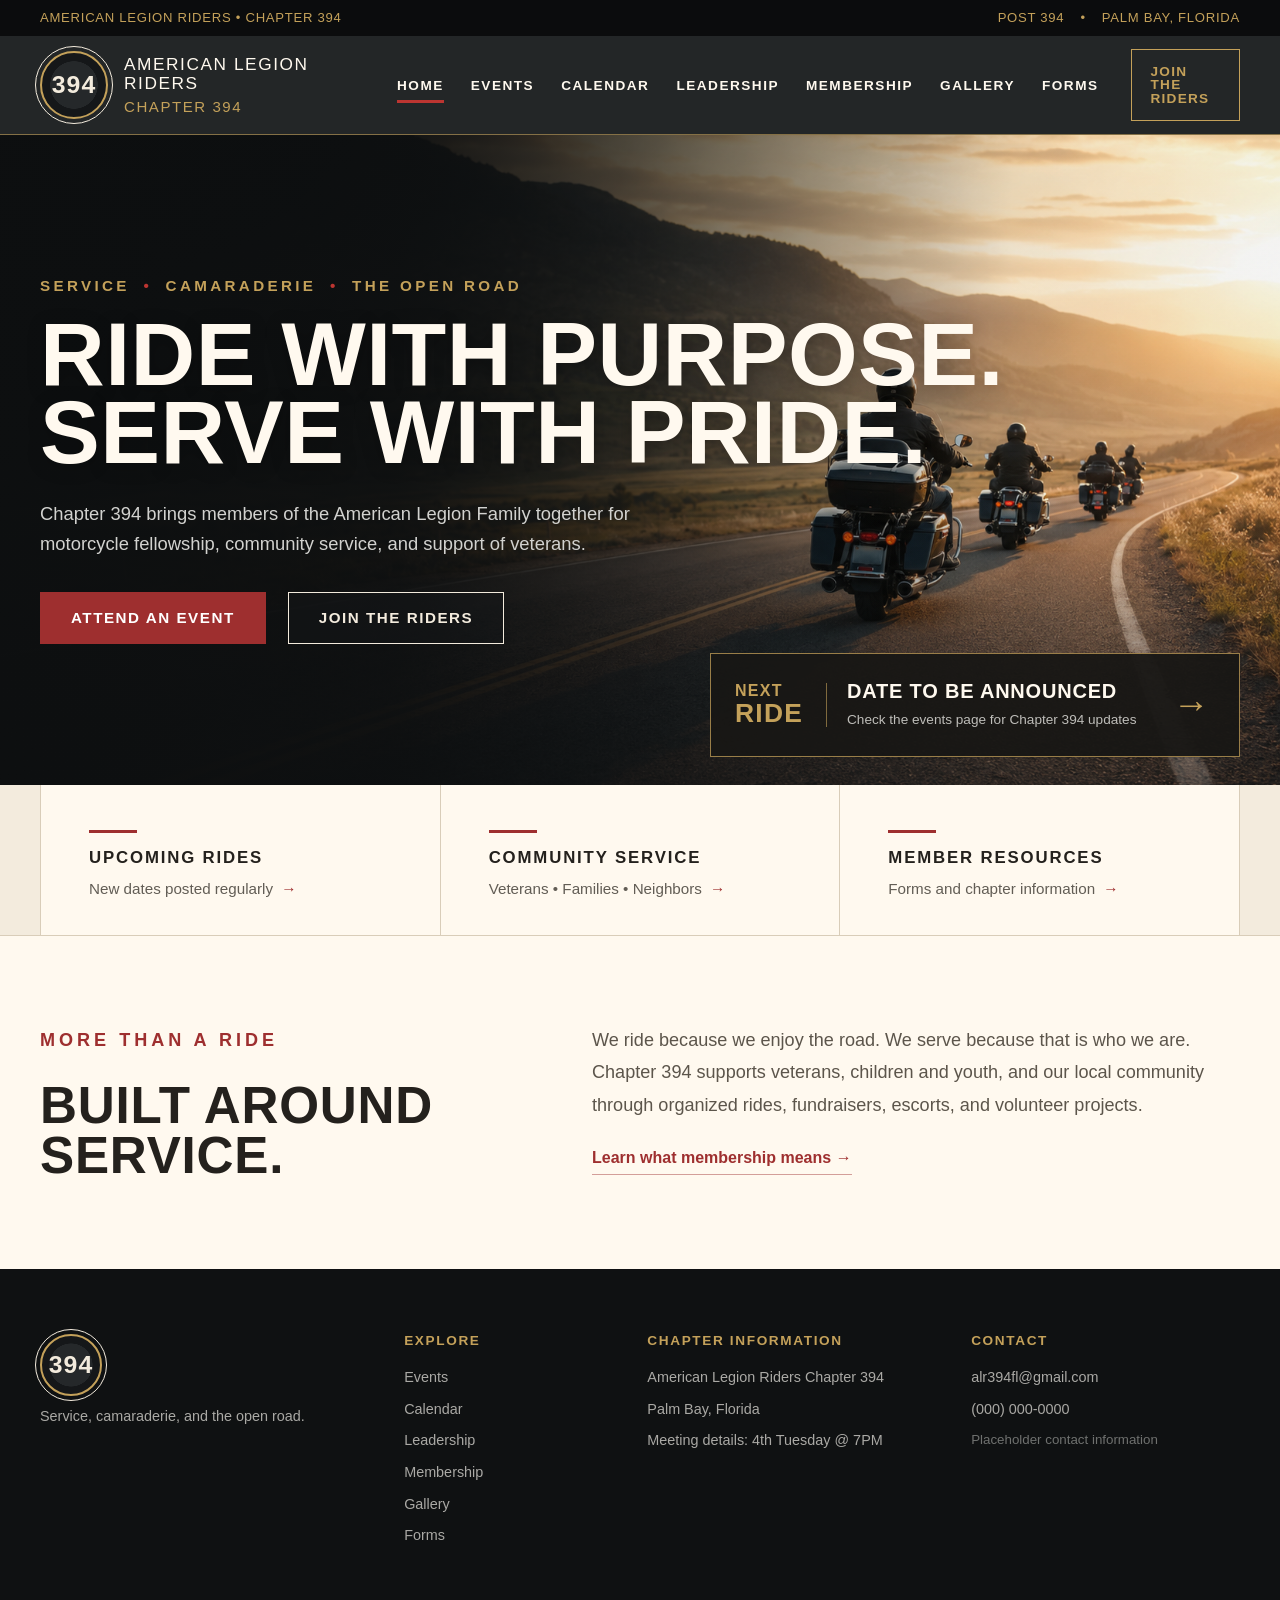
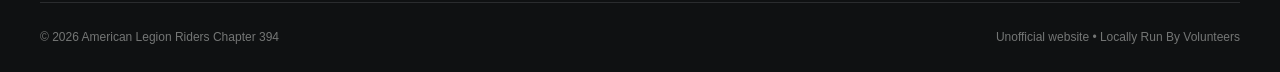
<file: index.html>
<!DOCTYPE html>
<html lang="en">
  <head>
    <meta charset="utf-8" />
    <meta name="viewport" content="width=device-width, initial-scale=1" />
    <!-- Core layouts & global typography resets -->
    <link rel="stylesheet" href="css/global.css" />
    <!-- Injected Header/Navbar & Footer frames -->
    <link rel="stylesheet" href="css/navigation.css" />
    <!-- Homepage unique hero & banner layouts -->
    <link rel="stylesheet" href="css/page-index.css" />
    <script src="script.js"></script> 
    <title>American Legion Riders Chapter 394</title>
    <meta name="description" content="Events, membership, leadership, galleries, and resources for American Legion Riders Chapter 394 in Palm Bay, Florida." />
    <meta name="codex-preview" content="development" />
  </head>
  <body>

    <!-- 1. HEADER COMPONENT ENTRY PLACEHOLDER -->
    <div id="header-placeholder"></div>

    <!-- Main Webpage Content (Stays unique per file) -->
    <main>
      <!-- Hero Section -->
      <section class="hero">
        <div class="hero-image" aria-hidden="true"></div>
        <div class="hero-shade"></div>
        <div class="hero-content wrap">
          <p class="eyebrow">Service <span>•</span> Camaraderie <span>•</span> The open road</p>
          <h1>Ride with purpose.<br/>Serve with pride.</h1>
          <p class="hero-copy">Chapter 394 brings members of the American Legion Family together for motorcycle fellowship, community service, and support of veterans.</p>
          <div class="button-row">
            <a href="events.html" class="button button-red">Attend an event</a>
            <a href="membership.html" class="button button-ghost">Join the Riders</a>
          </div>
        </div>
        <a href="events.html" class="next-event">
          <span class="event-date">NEXT<br/><strong>RIDE</strong></span>
          <span><strong>Date to be announced</strong><small>Check the events page for Chapter 394 updates</small></span>
          <span class="arrow">→</span>
        </a>
      </section>

      <!-- Highlight Grid Section -->
      <section class="highlight-strip" aria-label="Chapter highlights">
        <div class="wrap highlight-grid">
          <a href="events.html" class="highlight">
            <span class="red-rule"></span>
            <strong>Upcoming rides</strong>
            <span>New dates posted regularly <b>→</b></span>
          </a>
          <a href="events.html#service" class="highlight">
            <span class="red-rule"></span>
            <strong>Community service</strong>
            <span>Veterans • Families • Neighbors <b>→</b></span>
          </a>
          <a href="forms.html" class="highlight">
            <span class="red-rule"></span>
            <strong>Member resources</strong>
            <span>Forms and chapter information <b>→</b></span>
          </a>
        </div>
      </section>

      <!-- Brief Split Intro Section -->
      <section class="section split-intro wrap">
        <div>
          <p class="eyebrow dark">More than a ride</p>
          <h2>Built around service.</h2>
        </div>
        <div>
          <p>We ride because we enjoy the road. We serve because that is who we are. Chapter 394 supports veterans, children and youth, and our local community through organized rides, fundraisers, escorts, and volunteer projects.</p>
          <a href="membership.html" class="text-link">Learn what membership means →</a>
        </div>
      </section>
    </main>

    <!-- 2. FOOTER COMPONENT ENTRY PLACEHOLDER -->
    <footer id="footer-placeholder"></footer>

    <!-- 3. INJECTOR DRIVER SCRIPT LINK -->
    <script src="injector.js"></script>
  </body>
</html>
</file>
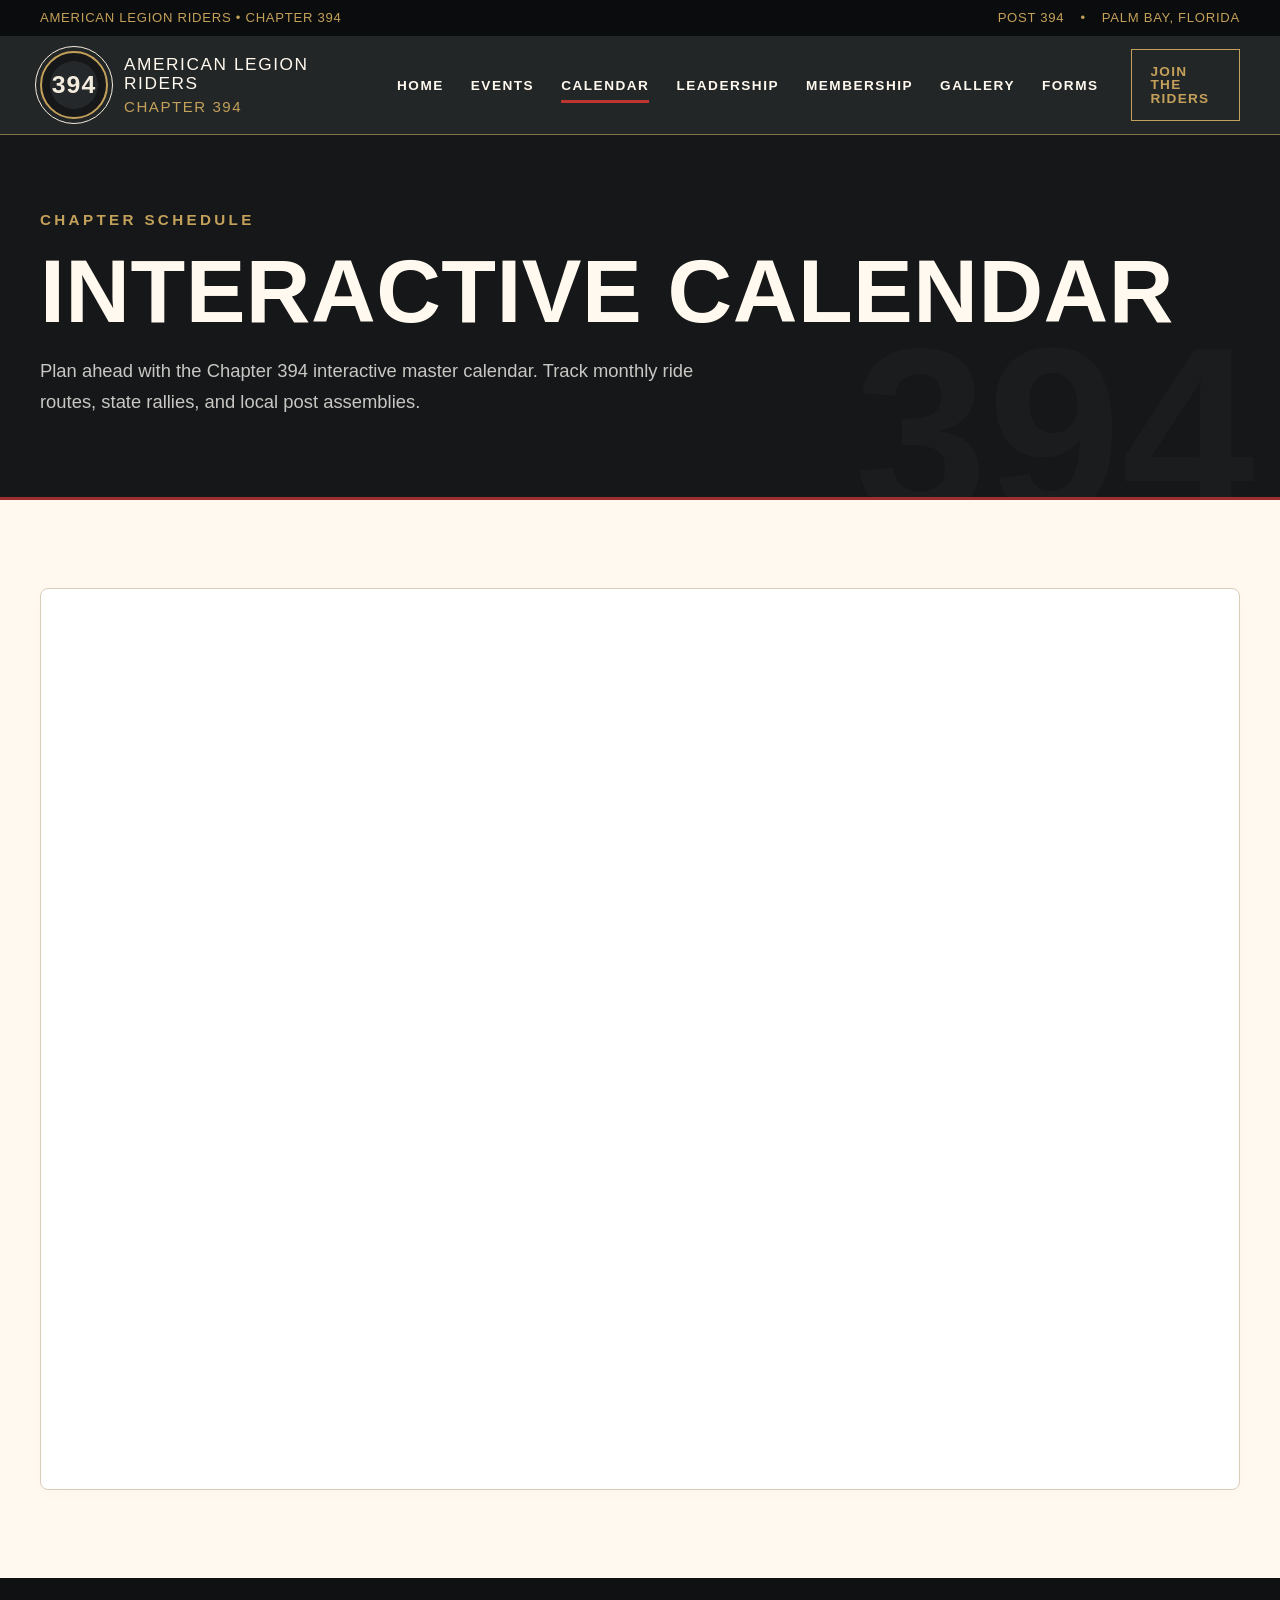
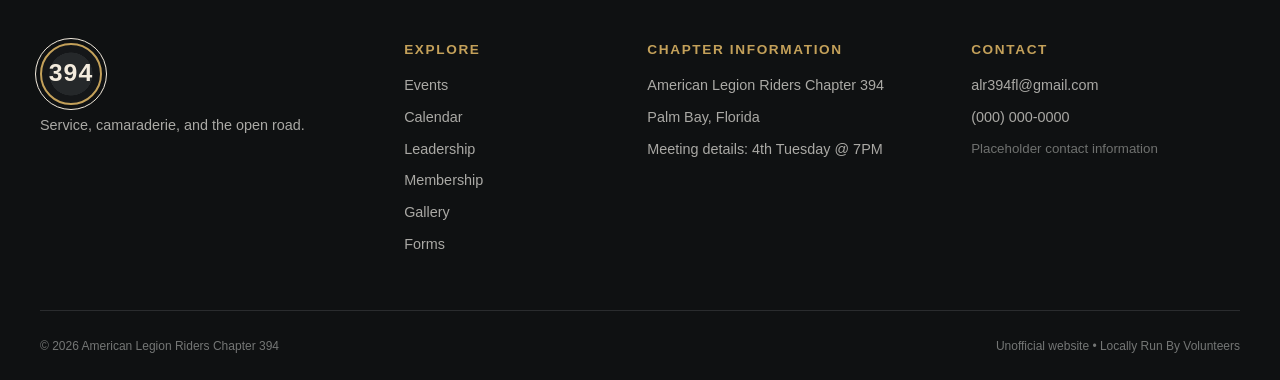
<file: calendar.html>
<!DOCTYPE html>
<html lang="en">
<head>
    <meta charset="utf-8"/>
    <meta name="viewport" content="width=device-width, initial-scale=1"/>
    <title>Calendar - American Legion Riders Chapter 394</title>
    <meta name="description" content="See the scheduled Eventswe plan to be part of"/>
    <link rel="stylesheet" href="css/global.css" />
    <link rel="stylesheet" href="css/navigation.css" />
    <!-- Embedded Google Iframe scaling constraints -->
    <link rel="stylesheet" href="css/page-calendar.css" />
</head>
<body>

  <!-- 1. HEADER COMPONENT ENTRY PLACEHOLDER -->
  <div id="header-placeholder"></div>

<!-- Main Webpage Content (Stays unique per file) --> 
<main> 
    <!-- 🌟 UNIFIED HERO BLOCK: Explicitly injected above your embedded grid frame -->
    <section class="page-hero"> 
        <div class="wrap"> 
            <p class="eyebrow">Chapter schedule</p> 
            <h1>Interactive Calendar</h1> 
            <p>Plan ahead with the Chapter 394 interactive master calendar. Track monthly ride routes, state rallies, and local post assemblies.</p> 
        </div> 
    </section>

    <!-- 🌟 WORKSPACE CONTAINER WRAPPER: Constrains the iframe width bounds nicely -->
    <section class="section wrap">
        <div class="calendar-iframe-container"> 
            <iframe src="https://calendar.google.com/calendar/embed?src=alr394fl%40gmail.com&ctz=America%2FNew_York" 
                    style="border: 0" 
                    width="800" 
                    height="600" 
                    frameborder="0" 
                    scrolling="no">
            </iframe> 
        </div> 
    </section>
</main>

    <!-- 2. FOOTER COMPONENT ENTRY PLACEHOLDER -->
    <footer id="footer-placeholder"></footer>

    <!-- 3. INJECTOR DRIVER SCRIPT LINK -->
    <script src="injector.js"></script>
</body>
</html>
</file>
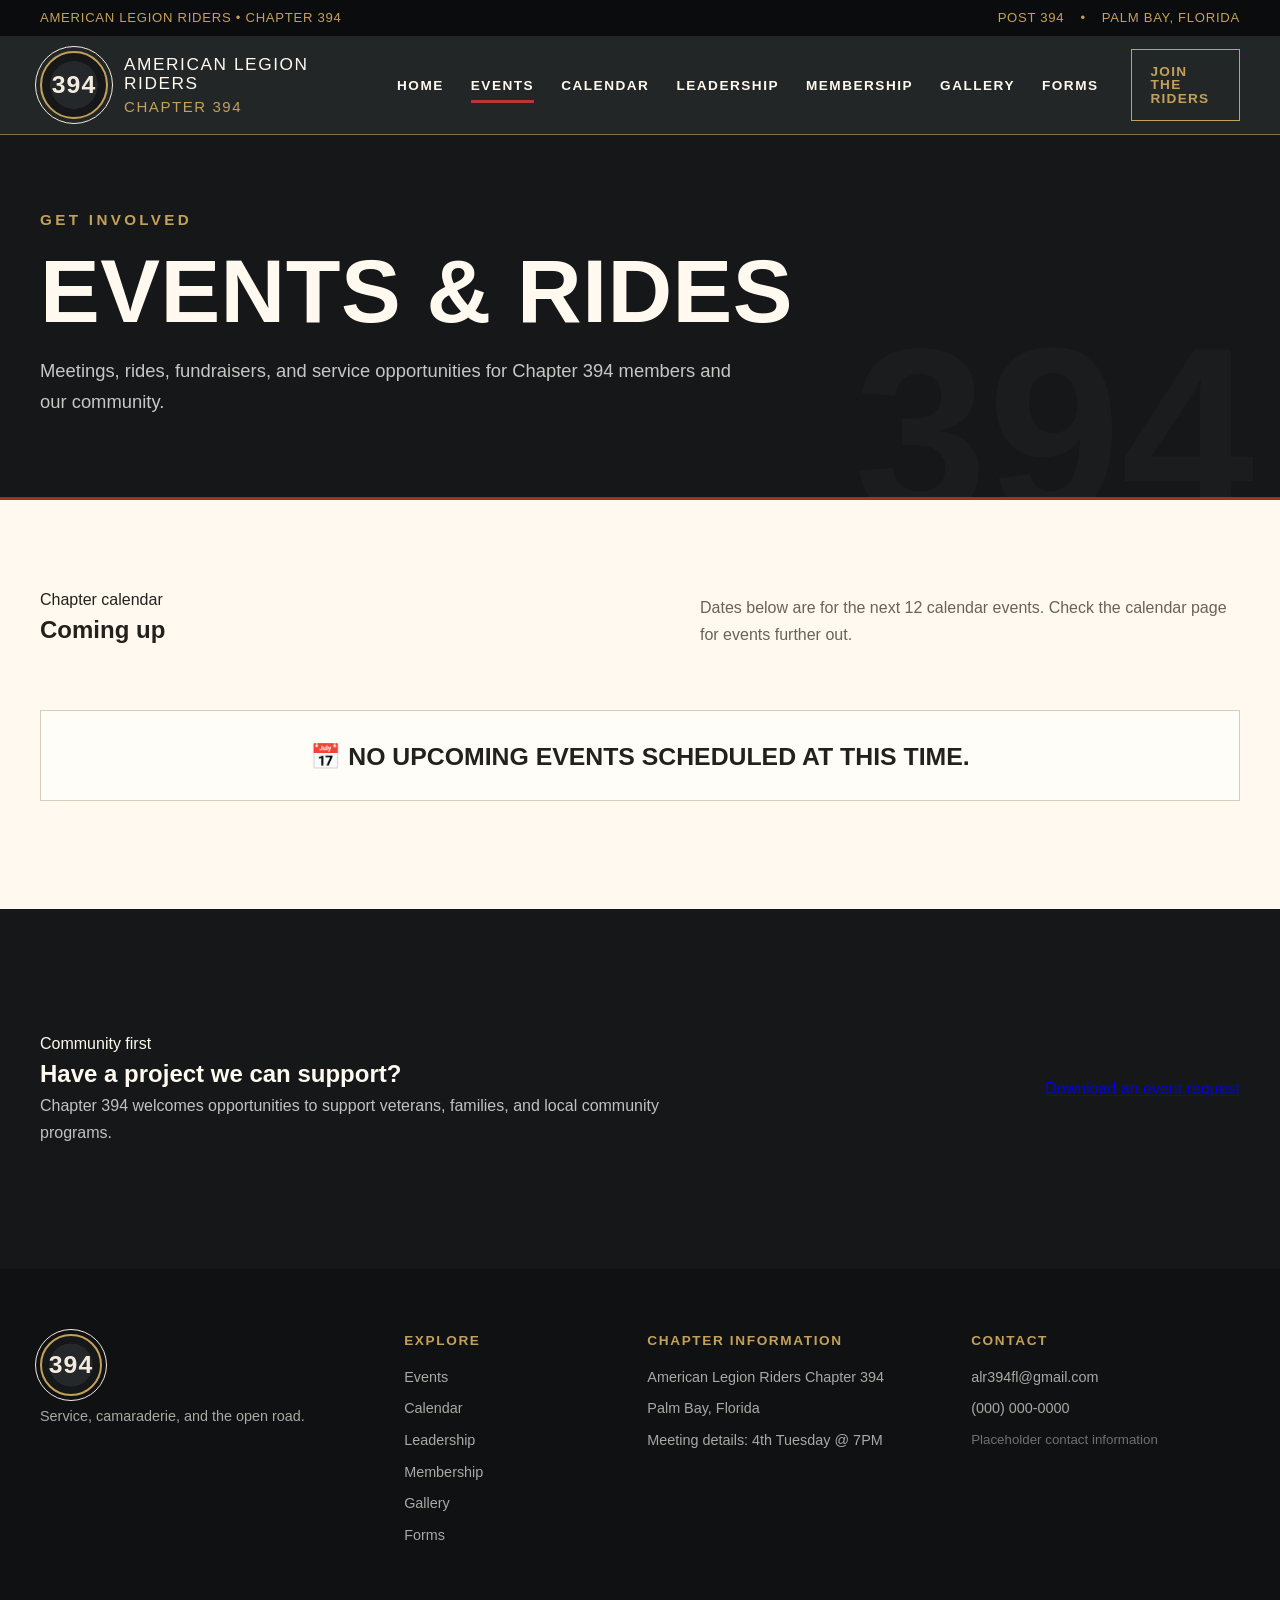
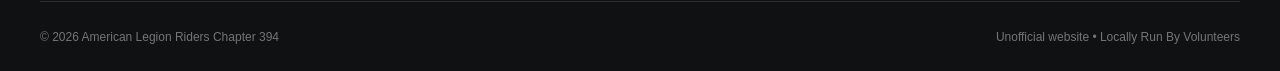
<file: events.html>
<!DOCTYPE html>
<html lang="en">
<head>
  <meta charset="utf-8"/>
  <meta name="viewport" content="width=device-width, initial-scale=1"/>
  <title>American Legion Riders Chapter 394</title>
  <meta name="description" content="Events, membership, leadership, galleries, and resources for American Legion Riders Chapter 394 in Palm Bay, Florida."/>
  <!-- Link your global layout framework and structural color system first -->
<link rel="stylesheet" href="css/global.css"/>

<!-- Link the styles that power your injected Header and Footer navbar targets -->
<link rel="stylesheet" href="css/navigation.css"/>

<!-- Link your cleanly isolated calendar grid and pop-out card rules -->
<link rel="stylesheet" href="css/page-events.css"/>

</head>
<body>

    <!-- 1. HEADER COMPONENT ENTRY PLACEHOLDER -->
    <div id="header-placeholder"></div>

    <!-- Main Webpage Content (Stays unique per file) -->
  <main>
    <section class="page-hero">
      <div class="wrap">
        <p class="eyebrow">Get involved</p>
        <h1>Events &amp; rides</h1>
        <p>Meetings, rides, fundraisers, and service opportunities for Chapter 394 members and our community.</p>
      </div>
    </section>
     <!-- Section: Chapter Calendar Row -->
    <section class="section wrap">
      <div class="section-heading">
        <div>
          <p class="eyebrow dark">Chapter calendar</p>
          <h2>Coming up</h2>
        </div>
        <p>Dates below are for the next 12 calendar events. Check the calendar page for events further out.</p>
      </div>

      <!-- Events List Container -->
<!-- Events Dynamic Block Cards Container -->
<div class="event-grid">
  <!-- Cleared out. Controlled directly by calendar.js data properties -->
</div>


    </section>
    <!-- Section: Community Project Request Callout Banner -->
    <section class="dark-section" id="service">
      <div class="wrap service-callout">
        <div>
          <p class="eyebrow">Community first</p>
          <h2>Have a project we can support?</h2>
          <p>Chapter 394 welcomes opportunities to support veterans, families, and local community programs.</p>
        </div>
        <a href="forms.html" class="button button-red">Download an event request</a>
      </div>
    </section>
  </main>

 
    <!-- 2. FOOTER COMPONENT ENTRY PLACEHOLDER -->
    <footer id="footer-placeholder"></footer>

    <!-- 3. INJECTOR DRIVER SCRIPT LINK -->
    <script src="injector.js"></script>
    <script src="events.js"></script>
    <script src="script.js"></script>
  
<!-- Event Detail Pop-out Modal Overlay -->
<div id="event-modal" class="modal-overlay" aria-hidden="true">
  <div class="modal-card">
    <button id="modal-close" class="modal-close-btn" aria-label="Close details">&times;</button>
    <div id="modal-content">
      <!-- JavaScript will inject detailed event data here dynamically -->
    </div>
  </div>
</div>
</body>
</html>
</file>
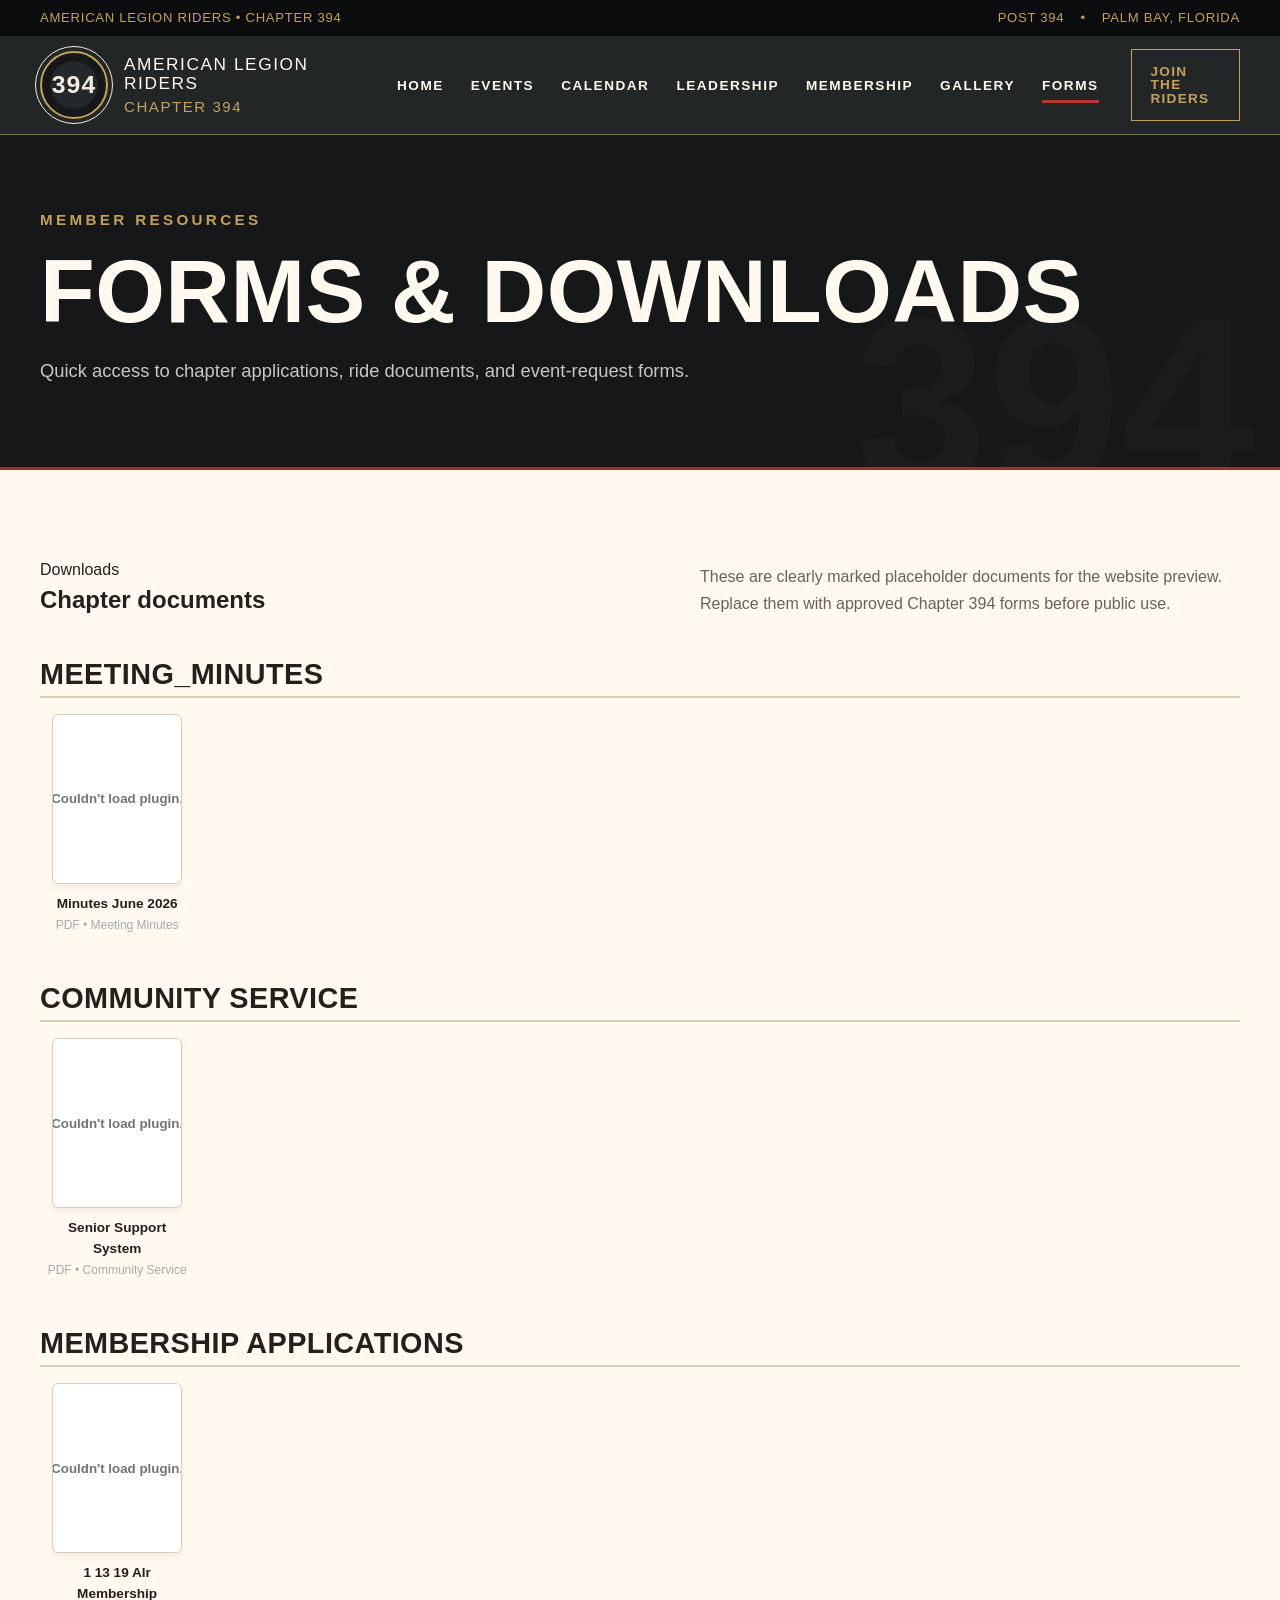
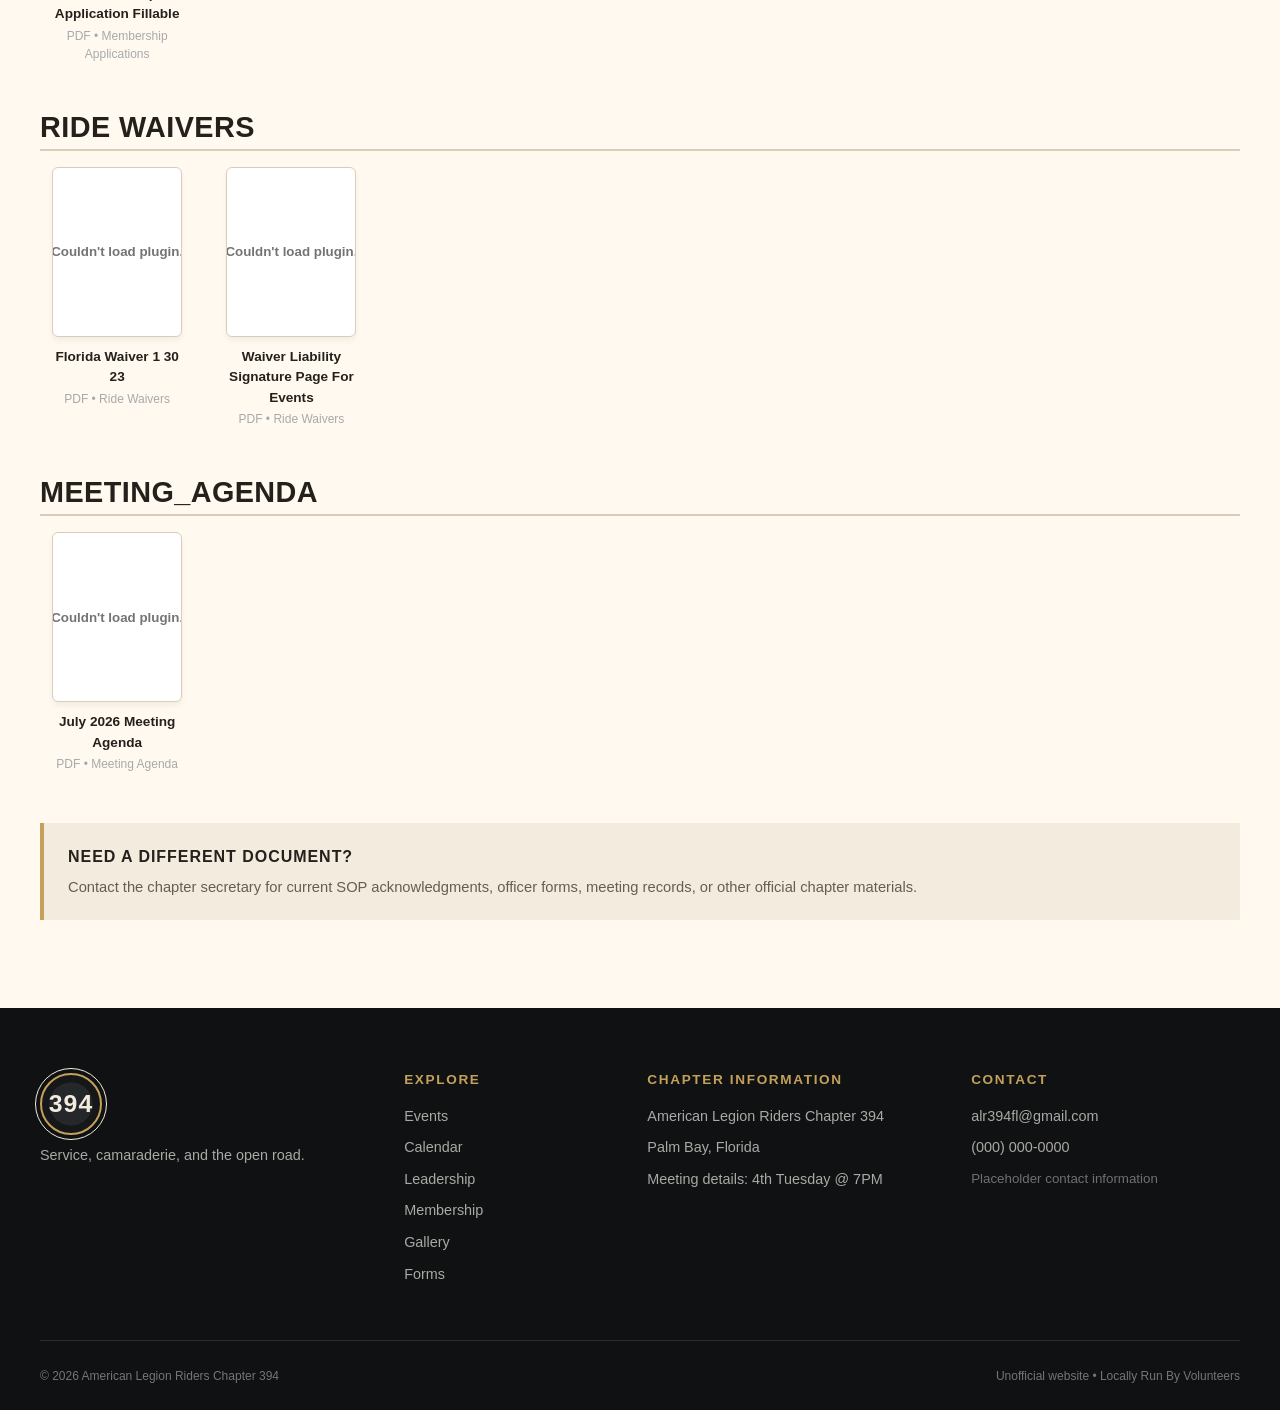
<file: forms.html>
<!DOCTYPE html>
<html lang="en">
<head>
  <meta charset="utf-8"/>
  <meta name="viewport" content="width=device-width, initial-scale=1"/>
  <title>Forms - American Legion Riders Chapter 394</title>
  <meta name="description" content="Quick access to chapter applications, ride documents, and event-request forms for American Legion Riders Chapter 394."/>
  <link rel="stylesheet" href="css/global.css" />
  <link rel="stylesheet" href="css/navigation.css" />
  <!-- Dynamic PDF inline thumbnail grids -->
  <link rel="stylesheet" href="css/page-forms.css" />
</head>
<body>

    <!-- 1. HEADER COMPONENT ENTRY PLACEHOLDER -->
    <div id="header-placeholder"></div>

    <!-- Main Webpage Content (Stays unique per file) -->
  <main>
    <section class="page-hero">
      <div class="wrap">
        <p class="eyebrow">Member resources</p>
        <h1>Forms &amp; downloads</h1>
        <p>Quick access to chapter applications, ride documents, and event-request forms.</p>
      </div>
    </section>

    <!-- Document Feed Grid List Section -->
    <section class="section wrap">
      <div class="forms-intro">
        <div>
          <p class="eyebrow dark">Downloads</p>
          <h2>Chapter documents</h2>
        </div>
        <p>These are clearly marked placeholder documents for the website preview. Replace them with approved Chapter 394 forms before public use.</p>
      </div>

<!-- Changed class to document-page-container so the grid layouts hook in cleanly -->
<div class="document-page-container" id="documents-container">Loading grouped documents archive...</div>

      <!-- Information Callout Box -->
      <div class="notice wide-notice">
        <strong>Need a different document?</strong>
        <p>Contact the chapter secretary for current SOP acknowledgments, officer forms, meeting records, or other official chapter materials.</p>
      </div>
    </section>
  </main>


    <!-- 2. FOOTER COMPONENT ENTRY PLACEHOLDER -->
    <footer id="footer-placeholder"></footer>

    <!-- 3. INJECTOR DRIVER SCRIPT LINK -->
    <script src="injector.js"></script>

  <!-- Script targets attached sequentially at the root footer -->
  <script src="forms.js"></script>
  <script src="script.js"></script>
</body>
</html>
</file>
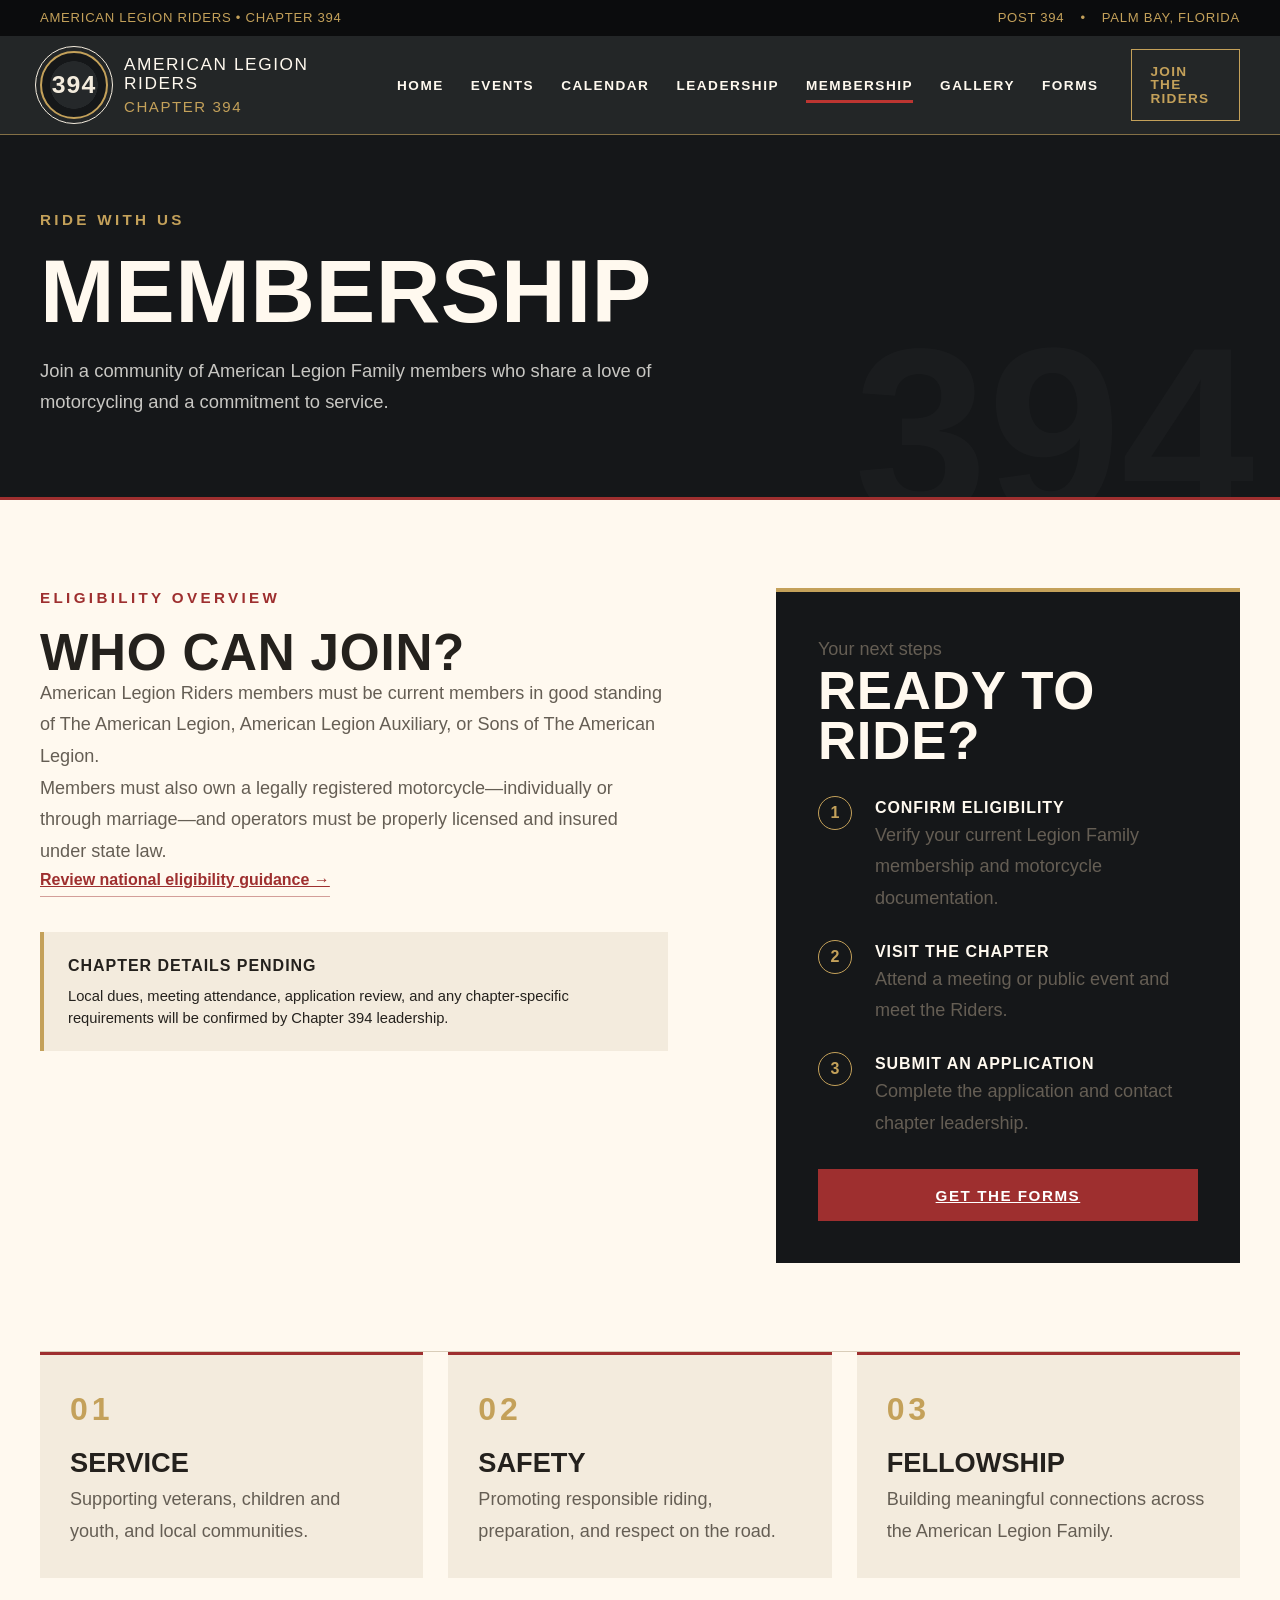
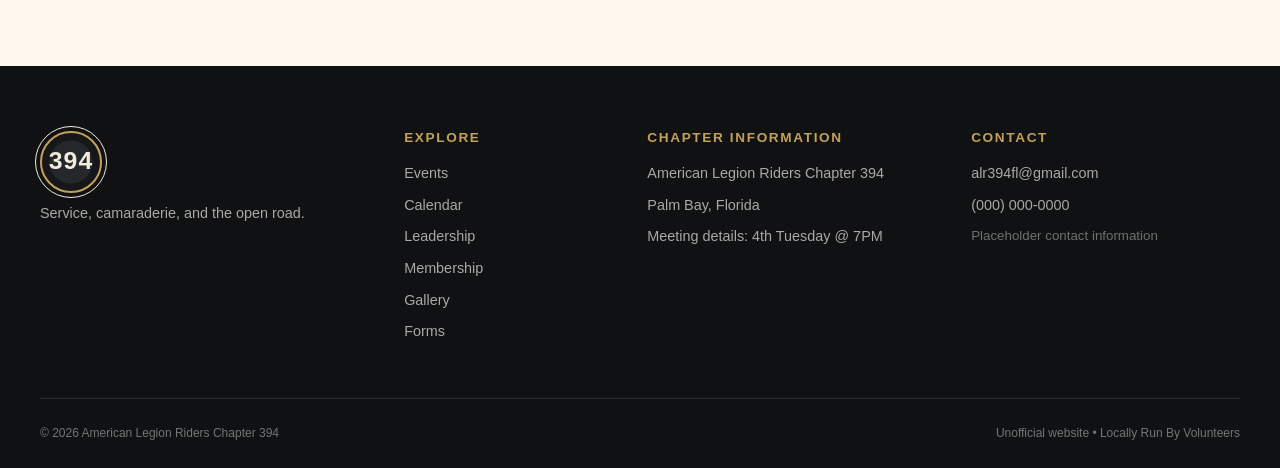
<file: membership.html>
<!DOCTYPE html>
<html lang="en">
<head>
  <meta charset="utf-8"/>
  <meta name="viewport" content="width=device-width, initial-scale=1"/>
  <title>Membership - American Legion Riders Chapter 394</title>
  <meta name="description" content="Events, membership, leadership, galleries, and resources for American Legion Riders Chapter 394 in Palm Bay, Florida."/>
  <link rel="stylesheet" href="css/global.css" />
  <link rel="stylesheet" href="css/navigation.css" />
  <!-- Dual-column text splits, aside index blocks, & bottom feature cards -->
  <link rel="stylesheet" href="css/page-membership.css" />
</head>
<body>

    <!-- 1. HEADER COMPONENT ENTRY PLACEHOLDER -->
    <div id="header-placeholder"></div>

    <!-- Main Webpage Content (Stays unique per file) -->
  <main>
    <section class="page-hero">
      <div class="wrap">
        <p class="eyebrow">Ride with us</p>
        <h1>Membership</h1>
        <p>Join a community of American Legion Family members who share a love of motorcycling and a commitment to service.</p>
      </div>
    </section>

    <!-- Content Sections: Split Columns Layout Grid -->
    <section class="section wrap membership-grid">
      <!-- Info Frame Unit -->
      <div>
        <p class="eyebrow dark">Eligibility overview</p>
        <h2>Who can join?</h2>
        <p>American Legion Riders members must be current members in good standing of The American Legion, American Legion Auxiliary, or Sons of The American Legion.</p>
        <p>Members must also own a legally registered motorcycle—individually or through marriage—and operators must be properly licensed and insured under state law.</p>
        <a class="text-link" href="https://www.legion.org/get-involved/community-programs/american-legion-riders" target="_blank" rel="noreferrer">Review national eligibility guidance →</a>
        
        <div class="notice">
          <strong>Chapter details pending</strong>
          <p>Local dues, meeting attendance, application review, and any chapter-specific requirements will be confirmed by Chapter 394 leadership.</p>
        </div>
      </div>

      <!-- Action Card Step Index (Aside Layout) -->
      <aside class="join-steps">
        <p class="eyebrow">Your next steps</p>
        <h2>Ready to ride?</h2>
        <ol>
          <li>
            <span>1</span>
            <div>
              <strong>Confirm eligibility</strong>
              <p>Verify your current Legion Family membership and motorcycle documentation.</p>
            </div>
          </li>
          <li>
            <span>2</span>
            <div>
              <strong>Visit the chapter</strong>
              <p>Attend a meeting or public event and meet the Riders.</p>
            </div>
          </li>
          <li>
            <span>3</span>
            <div>
              <strong>Submit an application</strong>
              <p>Complete the application and contact chapter leadership.</p>
            </div>
          </li>
        </ol>
        <a href="forms.html" class="button button-red">Get the forms</a>
      </aside>
    </section>

    <!-- Lower Values Display Strip Container -->
    <section class="values wrap section">
      <div class="value-card">
        <b>01</b>
        <h3>Service</h3>
        <p>Supporting veterans, children and youth, and local communities.</p>
      </div>
      <div class="value-card">
        <b>02</b>
        <h3>Safety</h3>
        <p>Promoting responsible riding, preparation, and respect on the road.</p>
      </div>
      <div class="value-card">
        <b>03</b>
        <h3>Fellowship</h3>
        <p>Building meaningful connections across the American Legion Family.</p>
      </div>
    </section>
  </main>

    <!-- 2. FOOTER COMPONENT ENTRY PLACEHOLDER -->
    <footer id="footer-placeholder"></footer>

    <!-- 3. INJECTOR DRIVER SCRIPT LINK -->
    <script src="injector.js"></script>

</body>
</html>
</file>
<file: css/global.css>
/* ==========================================================================
   CHAPTER 394 CORE Palettes & BASELINE RESETS
   ========================================================================== */
:root {
  --charcoal: #151719;
  --nav: #202326;
  --cream: #f3ebdd;
  --paper: #fff9ef;
  --red: #9e2f2f;
  --red-bright: #bc3531;
  --gold: #c4a15a;
  --muted: #a7aaac;
  --ink: #24211d;
  --line: #d9cdb9;
}

*, *::before, *::after {
  box-sizing: border-box;
  margin: 0;
  padding: 0;
}

html {
  scroll-behavior: smooth;
}

body {
  background: var(--paper);
  color: var(--ink);
  font-family: 'Inter', -apple-system, BlinkMacSystemFont, "Segoe UI", Roboto, sans-serif;
  overflow-x: clip;
  font-size: 16px;
  line-height: 1.5;
  -webkit-font-smoothing: antialiased;
}

/* ==========================================================================
   ACCESSIBILITY & UTILITY ELEMENTS
   ========================================================================== */
:focus-visible {
  outline: 3px solid var(--gold) !important;
  outline-offset: 3px !important;
}

.wrap {
  width: min(1200px, 100% - 48px);
  margin-inline: auto;
}

.section {
  padding-block: 88px;
}

main {
  display: block;
  min-height: calc(100vh - 300px);
}

img, embed {
  max-width: 100%;
  height: auto;
  display: block;
}

/* ==========================================================================
   PREFERS REDUCED MOTION TRANSITIONS OVERRIDES
   ========================================================================== */
@media (prefers-reduced-motion: reduce) {
  * {
    scroll-behavior: auto !important;
    transition: none !important;
    transform: none !important;
    animation: none !important;
  }
}

/* Fluid Mobile wrappers resize rules */
@media (max-width: 720px) {
  .wrap { width: min(100% - 32px, 1200px); }
  .section { padding-block: 60px; }
}
</file>
<file: css/navigation.css>
/* ==========================================================================
   NAVIGATION MODULE: UTILITY HEADER STRIP
   ========================================================================== */
.utility {
  height: 36px;
  color: var(--gold);
  letter-spacing: .055em;
  background: #0b0c0d;
  font-family: 'Arial Narrow', Impact, sans-serif;
  font-size: .82rem;
  text-transform: uppercase;
}

.utility .wrap {
  justify-content: space-between;
  align-items: center;
  height: 100%;
  display: flex;
}

.utility-links {
  gap: 16px;
  display: flex;
}

/* ==========================================================================
   NAVIGATION MODULE: SITE MAIN LINK BLOCK HEADER
   ========================================================================== */
.site-header {
  z-index: 9999;
  color: var(--paper);
  -webkit-backdrop-filter: blur(14px);
  backdrop-filter: blur(14px);
  background: #1c1f21f7;
  border-bottom: 1px solid #c4a15a99;
  position: sticky;
  top: 0;
}

.nav-wrap {
  align-items: center;
  gap: 32px;
  height: 98px;
  display: flex;
}

.brand-mark, .footer-mark {
  border: 2px solid var(--gold);
  outline: 1px solid var(--cream);
  outline-offset: 4px;
  width: 68px;
  height: 68px;
  color: var(--cream);
  letter-spacing: .04em;
  background: radial-gradient(circle, #25282a 0 52%, #151719 53%);
  border-radius: 50%;
  place-items: center;
  font: 800 1.55rem/1 'Arial Narrow', Impact, sans-serif;
  display: grid;
  flex-shrink: 0;
}

.brand {
  text-transform: uppercase;
  letter-spacing: .09em;
  align-items: center;
  gap: 16px;
  min-width: 325px;
  font-family: 'Arial Narrow', Impact, sans-serif;
  font-size: 1.08rem;
  line-height: 1.05;
  display: flex;
  text-decoration: none;
  color: var(--paper);
}

.brand small {
  color: var(--gold);
  margin-top: 7px;
  font-size: .94rem;
  display: block;
}

/* ==========================================================================
   NAVIGATION MODULE: DESKTOP HYPERLINKS ACTUATORS
   ========================================================================== */
.desktop-nav {
  align-items: center;
  gap: 27px;
  margin-left: auto;
  display: flex;
}

.desktop-nav a {
  text-transform: uppercase;
  letter-spacing: .11em;
  padding: 36px 0 34px;
  font: 700 .85rem/1 'Arial Narrow', Impact, sans-serif;
  position: relative;
  text-decoration: none;
  color: var(--paper);
}

.desktop-nav a:after {
  content: "";
  background: var(--red-bright);
  height: 3px;
  transition: right .16s ease-in-out;
  position: absolute;
  bottom: 24px;
  left: 0;
  right: 100%;
}

.desktop-nav a:hover:after, .desktop-nav a.active:after {
  right: 0;
}

.nav-cta {
  border: 1px solid var(--gold);
  color: var(--gold);
  text-transform: uppercase;
  letter-spacing: .09em;
  padding: 15px 19px;
  font: 700 .85rem/1 'Arial Narrow', Impact, sans-serif;
  transition: all .16s ease-in-out;
  text-decoration: none;
}

.nav-cta:hover {
  background: var(--gold);
  color: var(--charcoal);
  transform: translateY(-2px);
}

/* ==========================================================================
   NAVIGATION MODULE: RESPONSIVE BURGER OVERRIDES
   ========================================================================== */
.mobile-menu {
  margin-left: auto;
  display: none;
  position: relative;
}

.mobile-menu summary {
  cursor: pointer;
  border: 1px solid var(--gold);
  align-content: center;
  gap: 5px;
  width: 46px;
  height: 42px;
  padding: 0 11px;
  list-style: none;
  display: grid;
}
.mobile-menu summary::-webkit-details-marker { display: none; }

.mobile-menu summary span {
  background: var(--cream);
  height: 2px;
  display: block;
}

.mobile-menu nav {
  background: #151719;
  border-top: 1px solid #3b3d3f;
  padding: 12px 24px 24px;
  display: grid;
  position: fixed;
  top: 134px;
  left: 0;
  right: 0;
  box-shadow: 0 18px 30px #00000059;
}

.mobile-menu nav a {
  text-transform: uppercase;
  letter-spacing: .1em;
  border-bottom: 1px solid #323436;
  padding: 16px 4px;
  font-weight: 800;
  text-decoration: none;
  color: var(--paper);
}

.mobile-menu nav a.active {
  color: var(--gold);
}

/* ==========================================================================
   NAVIGATION MODULE: SITE FOOTER STRUCTURE 
   ========================================================================== */
footer {
  color: #d7d5cf;
  background: #0f1112;
  padding-top: 65px;
}

.footer-grid {
  grid-template-columns: 1.15fr .7fr 1fr 1fr;
  gap: 55px;
  padding-bottom: 55px;
  display: grid;
}

.footer-grid > div {
  flex-direction: column;
  align-items: flex-start;
  gap: 10px;
  display: flex;
}

.footer-grid strong {
  color: var(--gold);
  text-transform: uppercase;
  letter-spacing: .12em;
  margin-bottom: 9px;
  font: 800 .85rem/1 'Arial Narrow', Impact, sans-serif;
}

.footer-grid a:hover {
  color: var(--gold);
}

.footer-grid span, .footer-grid a, .footer-grid p {
  color: #aaa9a5;
  font-size: .9rem;
  line-height: 1.5;
  text-decoration: none;
}

.footer-grid small {
  color: #6f716f;
}

.footer-mark {
  width: 62px;
  height: 62px;
}

.footer-bottom {
  color: #747675;
  border-top: 1px solid #2a2c2e;
  justify-content: space-between;
  align-items: center;
  gap: 24px;
  min-height: 70px;
  font-size: .75rem;
  display: flex;
}

/* ==========================================================================
   RESPONSIVE DESIGN VIEWPORT SCALE HOOKS
   ========================================================================== */
@media (max-width: 1050px) {
  .desktop-nav, .nav-cta { display: none !important; }
  .mobile-menu { display: block !important; }
  .brand { min-width: 0; }
  .footer-grid { grid-template-columns: repeat(2, 1fr); gap: 32px; }
}

@media (max-width: 720px) {
  .utility { height: 32px; font-size: .7rem; }
  .utility-links { display: none !important; }
  .nav-wrap { height: 78px; }
  .brand-mark { outline-offset: 2px; width: 50px; height: 50px; font-size: 1.15rem; }
  .brand { gap: 12px; font-size: .8rem; }
  .brand small { margin-top: 5px; font-size: .72rem; }
  .mobile-menu nav { padding-inline: 20px; top: 110px; overflow-x: hidden; }
  .mobile-menu nav a {
    letter-spacing: .06em;
    white-space: normal;
    overflow-wrap: anywhere;
    width: 100%;
    padding-right: 28px;
    font-size: clamp(.88rem, 4vw, 1rem);
    line-height: 1.3;
  }
  .footer-grid { grid-template-columns: 1fr; gap: 32px; }
  .footer-bottom { flex-direction: column; align-items: flex-start; gap: 12px; }
}
</file>
<file: css/page-index.css>
/* ========================================================================== 
   PAGE MODULE: MAIN HOMEPAGE HERO CONTAINER 
   ========================================================================== */ 
.hero { 
  position: relative; 
  min-height: 650px; 
  display: flex; 
  flex-direction: column; 
  justify-content: center; 
  align-items: flex-start; 
  padding: 100px 0; 
  overflow: hidden; 
  background-color: var(--charcoal); 
} 

/* Background image asset layer */ 
.hero-image { 
  position: absolute; 
  inset: 0; 
  background-image: url('hero-road.png'); 
  background-size: cover; 
  background-position: center; 
  z-index: 1; 
  transform: scale(1.01);
} 

/* Dark contrast overlay tint protection layer */ 
.hero-shade { 
  position: absolute; 
  inset: 0; 
  background: linear-gradient(90deg,#0d0f10fa 0%,#0d0f10e6 31%,#0d0f106b 55%,#0d0f100a 79%),linear-gradient(#0000 55%,#0d0f108c);
  z-index: 2; 
} 

.hero-content { 
  position: relative; 
  z-index: 3; 
  color: var(--paper); 
  width: min(750px, 100%);
} 

/* Typography elements treatments */ 
.eyebrow { 
  color: var(--gold); 
  text-transform: uppercase; 
  letter-spacing: .22em; 
  margin: 0 0 20px; 
  font: 800 .95rem/1.3 Arial Narrow,Impact,sans-serif; 
  display: block; 
} 

.eyebrow span { 
  color: var(--red-bright); 
  margin: 0 6px; 
} 

.hero h1 { 
  text-transform: uppercase; 
  letter-spacing: .005em; 
  margin: 0 0 20px 0; 
  font-family: Arial Narrow,Impact,sans-serif;
  font-size: clamp(4.2rem, 7vw, 7.7rem); 
  line-height: .87;
  color: var(--paper);
  text-shadow: 0 3px 18px #00000040;
} 

.hero-copy { 
  color: #d2d2cf; 
  width: min(590px, 100%); 
  margin: 27px 0 32px 0; 
  font-size: 1.15rem; 
  line-height: 1.65; 
} 

/* Primary Button Configurations Group */ 
.button-row { 
  display: flex; 
  gap: 22px; 
  flex-wrap: wrap; 
} 

.button { 
  text-transform: uppercase; 
  letter-spacing: .1em; 
  border: 1px solid #0000; 
  justify-content: center; 
  align-items: center; 
  min-height: 52px; 
  padding: 0 30px; 
  font: 800 .95rem/1 Arial Narrow,Impact,sans-serif; 
  transition: transform .16s,box-shadow .16s,background .16s; 
  display: inline-flex;
  text-decoration: none;
  border-radius: 0; /* Forces sharp geometric boundaries */
} 

.button:hover { 
  transform: translateY(-2px); 
  box-shadow: 0 10px 24px #0003; 
} 

.button-red { 
  background: var(--red); 
  color: #fff; 
} 

.button-red:hover { 
  background: var(--red-bright); 
} 

.button-ghost { 
  border-color: var(--cream); 
  color: var(--cream); 
  background: #15171973; 
} 

/* ========================================================================== 
   PAGE MODULE: LIVE HERO ANNOUNCEMENT BANNER (.next-event) 
   ========================================================================== */ 
.next-event { 
  z-index: 4; 
  background: #181715f0; 
  border: 1px solid #c4a15abf; 
  grid-template-columns: 92px 1fr 42px; 
  align-items: center; 
  gap: 20px; 
  width: min(530px, 100% - 48px); 
  min-height: 104px; 
  padding: 18px 24px; 
  transition: all .16s; 
  display: grid; 
  position: absolute; 
  bottom: 28px; 
  right: max(24px, 50vw - 600px);
  text-decoration: none;
  color: var(--paper);
} 

.next-event:hover { 
  border-color: var(--gold); 
  transform: translateY(-2px); 
} 

.event-date { 
  color: var(--gold); 
  letter-spacing: .08em; 
  border-right: 1px solid #c4a15a99; 
  font: 800 1rem/1.05 Arial Narrow,Impact,sans-serif;
  padding-right: 20px;
} 

.event-date strong { 
  font-size: 1.65rem;
  color: inherit;
  display: block;
} 

.next-event > span:nth-child(2) strong { 
  text-transform: uppercase; 
  letter-spacing: .04em; 
  font: 800 1.25rem/1.2 Arial Narrow,Impact,sans-serif; 
  display: block;
  color: var(--paper);
} 

.next-event small { 
  color: #bebdb9; 
  margin-top: 7px; 
  display: block; 
  font-size: 0.85rem;
} 

.arrow { 
  color: var(--gold); 
  font-size: 2.3rem; 
  transition: transform .16s; 
} 

.next-event:hover .arrow { 
  transform: translate(5px); 
} 

/* ========================================================================== 
   PAGE MODULE: SECONDARY NAVIGATION HIGHLIGHT DECK 
   ========================================================================== */ 
.highlight-strip { 
  background: var(--cream); 
  border-bottom: 1px solid var(--line); 
  padding: 0;
} 

.highlight-grid { 
  display: grid;
  grid-template-columns: repeat(3, 1fr); 
  position: relative; 
  z-index: 5; 
  border-left: 1px solid var(--line);
} 

.highlight { 
  border-right: 1px solid var(--line); 
  min-height: 140px; 
  padding: 34px 48px; 
  position: relative; 
  text-decoration: none;
  display: flex;
  flex-direction: column;
  background: var(--paper);
  transition: background .16s;
} 

.highlight:hover { 
  background: #fbf5e9; 
} 

.red-rule { 
  background: var(--red); 
  width: 48px; 
  height: 3px; 
  margin-bottom: 17px; 
  display: block; 
} 

.highlight strong { 
  text-transform: uppercase; 
  letter-spacing: .11em; 
  font: 800 1.05rem/1 Arial Narrow,Impact,sans-serif; 
  display: block; 
  color: var(--ink);
} 

.highlight span { 
  color: #625d55; 
  margin-top: 11px; 
  display: block; 
  font-size: 0.95rem;
} 

.highlight span b { 
  color: var(--red); 
  margin-left: 4px;
} 

/* ========================================================================== 
   PAGE MODULE: BRIEF SPLIT INTRO SECTION 
   ========================================================================== */ 
.wrap { 
  width: min(1200px, 100% - 48px);
  margin-inline: auto;
} 

.section { 
  padding-block: 88px; 
} 

.split-intro { 
  display: grid; 
  grid-template-columns: .8fr 1.2fr; 
  gap: 10%; 
  align-items: start; 
} 

.eyebrow.dark { 
  color: var(--red); 
} 

.split-intro h2 { 
  text-transform: uppercase; 
  letter-spacing: .015em; 
  margin: 0; 
  font: 800 clamp(2.4rem,4vw,4.3rem)/.98 Arial Narrow,Impact,sans-serif; 
  color: var(--ink);
} 

.split-intro p { 
  color: #5c554b; 
  margin: 0 0 25px; 
  font-size: 1.13rem; 
  line-height: 1.8; 
} 

.text-link { 
  color: var(--red); 
  border-bottom: 1px solid #9e2f2f73; 
  padding-bottom: 4px; 
  font-weight: 800; 
  display: inline-block; 
  text-decoration: none;
} 

/* ========================================================================== 
   RESPONSIVE DESIGN VIEWPORT LAYOUT CHANGES 
   ========================================================================== */ 
@media (max-width: 1050px) {
  .hero h1 { 
    font-size: clamp(4rem, 10vw, 6rem); 
  } 
  .highlight-grid {
    grid-template-columns: repeat(2, 1fr);
  }
}

@media (max-width: 720px) { 
  .wrap { 
    width: min(100% - 32px, 1200px); 
  } 
  .section { 
    padding-block: 60px; 
  } 
  .split-intro { 
    grid-template-columns: 1fr; 
    gap: 34px; 
  } 
  .hero h1 { 
    font-size: clamp(3.25rem, 16vw, 5rem); 
  } 
  .hero-copy { 
    font-size: 1rem; 
    line-height: 1.55; 
  } 
  .button-row { 
    flex-direction: column; 
    gap: 12px; 
  } 
  .button-row .button { 
    width: 100%; 
  } 
  .next-event { 
    grid-template-columns: 67px 1fr 25px; 
    gap: 13px; 
    width: auto; 
    padding: 16px; 
    bottom: 20px; 
    left: 16px; 
    right: 16px; 
  } 
  .highlight-grid { 
    grid-template-columns: 1fr; 
    border-left: 0;
  } 
  .highlight {
    border-left: 0;
    border-right: 0;
    border-bottom: 1px solid var(--line);
    min-height: 0;
    padding: 27px 16px;
  }
}
</file>
<file: css/page-calendar.css>
/* ==========================================================================
   PAGE MODULE: FULL CALENDAR IFRAME CONTAINER
   ========================================================================== */
.page-hero {
  background: var(--charcoal);
  color: var(--paper);
  border-bottom: 3px solid var(--red);
  padding: 75px 0 80px;
  position: relative;
  overflow: hidden;
  z-index: 1;
}

/* Background layout decoration watermark */
.page-hero:after {
  content: "394";
  color: #ffffff06;
  font: 800 15rem/1 'Arial Narrow', Impact, sans-serif;
  position: absolute;
  bottom: -55px;
  right: 2vw;
  pointer-events: none;
  z-index: 2;
}

/* "On the schedule" label configuration tracking */
.page-hero .eyebrow {
  color: var(--gold) !important;
  text-transform: uppercase;
  letter-spacing: .22em;
  margin: 0 0 20px;
  display: block;
  font: 800 .95rem/1.3 'Arial Narrow', Impact, sans-serif;
  position: relative;
  z-index: 3;
}

/* Fluid display headline font engine layout scaling rules */
.page-hero h1 {
  text-transform: uppercase;
  letter-spacing: .005em;
  margin: 0;
  font-family: 'Arial Narrow', Impact, sans-serif;
  font-size: clamp(4rem, 7vw, 7rem);
  line-height: .92;
  position: relative;
  z-index: 3;
}

.page-hero .wrap > p:last-child {
  color: #c8c7c3;
  max-width: 700px;
  margin: 24px 0 0;
  font-size: 1.15rem;
  line-height: 1.65;
  position: relative;
  z-index: 3;
}
/* ==========================================================================
   PAGE MODULE: EXTRACTED GOOGLE CALENDAR EMBED VIEW ENGINE
   ========================================================================== */
.calendar-iframe-container {
  position: relative;
  width: 100%;
  /* Creates a fluid aspect box ratio so the layout stays crisp across screen scales */
  padding-bottom: 75%; 
  height: 0;
  overflow: hidden;
  border: 1px solid var(--line);
  border-radius: 8px;
  background: #ffffff;
  box-shadow: 0 4px 12px rgba(0, 0, 0, 0.02);
}

/* Forces the embedded window canvas layer to stretch flat inside our bounding box container frame */
.calendar-iframe-container iframe {
  position: absolute;
  top: 0;
  left: 0;
  width: 100% !important;
  height: 100% !important;
}

/* ==========================================================================
   RESPONSIVE LAYOUT CONSTRAINTS
   ========================================================================== */
@media (max-width: 720px) {
  /* Modifies aspect proportions on narrow smartphone screen resolutions so grids stretch tall */
  .calendar-iframe-container {
    padding-bottom: 120%; 
  }
}
</file>
<file: css/page-events.css>
/* ==========================================================================
   PAGE MODULE: EVENTS HERO GRID CONTROLLERS
   ========================================================================== */
/* ==========================================================================
   PAGE MODULE: REPAIRED EVENTS HERO COMPONENT
   ========================================================================== */
.page-hero {
  background: var(--charcoal);
  color: var(--paper);
  border-bottom: 3px solid var(--red);
  padding: 75px 0 80px;
  position: relative;
  overflow: hidden;
  z-index: 1;
}

/* Background layout decoration watermark */
.page-hero:after {
  content: "394";
  color: #ffffff06;
  font: 800 15rem/1 'Arial Narrow', Impact, sans-serif;
  position: absolute;
  bottom: -55px;
  right: 2vw;
  pointer-events: none;
  z-index: 2;
}

/* "On the schedule" label configuration tracking */
.page-hero .eyebrow {
  color: var(--gold) !important;
  text-transform: uppercase;
  letter-spacing: .22em;
  margin: 0 0 20px;
  display: block;
  font: 800 .95rem/1.3 'Arial Narrow', Impact, sans-serif;
  position: relative;
  z-index: 3;
}

/* Fluid display headline font engine layout scaling rules */
.page-hero h1 {
  text-transform: uppercase;
  letter-spacing: .005em;
  margin: 0;
  font-family: 'Arial Narrow', Impact, sans-serif;
  font-size: clamp(4rem, 7vw, 7rem);
  line-height: .92;
  position: relative;
  z-index: 3;
}

.page-hero .wrap > p:last-child {
  color: #c8c7c3;
  max-width: 700px;
  margin: 24px 0 0;
  font-size: 1.15rem;
  line-height: 1.65;
  position: relative;
  z-index: 3;
}


.section-heading {
  grid-template-columns: 1fr 1fr;
  align-items: end;
  gap: 10%;
  margin-bottom: 42px;
  display: grid;
}

.section-heading > p {
  color: #6a6257;
  margin: 0;
  line-height: 1.7;
}

/* ==========================================================================
   PAGE MODULE: 3-COLUMN CALENDAR CARDS
   ========================================================================== */
.event-grid {
  display: grid;
  grid-template-columns: repeat(3, 1fr);
  gap: 24px;
  padding: 20px 0;
  width: 100%;
}

.event-card {
  border: 1px solid var(--line);
  background: #fffdf8;
  padding: 25px;
  transition: all .18s;
  display: flex;
  flex-direction: column;
}

.event-card:hover {
  transform: translateY(-4px);
  box-shadow: 0 18px 40px #2e241817;
  border-color: var(--gold);
}

.event-card-header {
  display: flex;
  justify-content: space-between;
  align-items: flex-start;
  margin-bottom: 16px;
  border-bottom: 1px dashed var(--line);
  padding-bottom: 12px;
}

.event-badge { display: flex; flex-direction: column; }

.day-text {
  letter-spacing: .14em;
  font: 800 .9rem/1 'Arial Narrow', Impact, sans-serif;
  color: var(--red);
}

.date-num { font-size: 0.85rem; color: #6b7280; }
.time-stamp { display: block; font-size: 0.9rem; color: #4b5563; margin-bottom: 8px; font-weight: 800; }

.event-info h3 {
  text-transform: uppercase;
  margin: 7px 0 5px;
  font: 800 1.55rem/1.1 'Arial Narrow', Impact, sans-serif;
  color: var(--ink);
}

.truncate-text {
  display: -webkit-box;
  -webkit-line-clamp: 3;
  -webkit-box-orient: vertical;
  overflow: hidden;
  color: #6b645b;
  margin: 0;
  line-height: 1.5;
}

.card-footer-action {
  margin-top: auto;
  padding-top: 12px;
  font-size: 0.85rem;
  font-weight: bold;
  color: var(--red);
  border-top: 1px solid var(--line);
  text-align: right;
}

.tag {
  color: var(--red);
  letter-spacing: .16em;
  text-transform: uppercase;
  font: 800 .7rem/1 'Arial Narrow', Impact, sans-serif;
}

/* ==========================================================================
   PAGE MODULE: MODAL LIGHTBOX SYSTEM
   ========================================================================== */
.modal-overlay {
  position: fixed;
  top: 0;
  left: 0;
  width: 100vw;
  height: 100vh;
  background: rgba(0, 0, 0, 0.75);
  backdrop-filter: blur(4px);
  display: flex;
  justify-content: center;
  align-items: center;
  z-index: 99999 !important;
  opacity: 0;
  pointer-events: none;
  transition: opacity 0.25s ease;
}
.modal-overlay.modal-open { opacity: 1; pointer-events: auto; }

.modal-card {
  background: #fffdf8;
  border: 1px solid var(--gold);
  width: 90%;
  max-width: 600px;
  max-height: 85vh;
  border-radius: 6px;
  padding: 30px;
  position: relative;
  box-shadow: 0 20px 25px -5px rgba(0, 0, 0, 0.15);
  overflow-y: auto;
  transform: scale(0.9);
  transition: transform 0.25s ease;
}
.modal-overlay.modal-open .modal-card { transform: scale(1); }

.modal-close-btn { position: absolute; top: 15px; right: 20px; background: none; border: none; font-size: 2rem; cursor: pointer; color: #9ca3af; }
.modal-title { margin: 10px 0 20px 0; font: 800 1.75rem/1.1 'Arial Narrow', Impact, sans-serif; text-transform: uppercase; color: var(--ink); }
.modal-meta-grid { display: flex; flex-direction: column; gap: 10px; font-size: 1rem; color: #374151; }
.modal-divider { border: 0; border-top: 1px solid var(--line); margin: 20px 0; }
.modal-description p { margin-top: 8px; line-height: 1.6; color: #4b5563; font-size: 1.05rem; }

.gcal-link-btn {
  display: inline-block;
  margin-top: 25px;
  background: var(--red);
  color: #ffffff !important;
  text-decoration: none !important;
  padding: 12px 24px;
  font: 800 .95rem/1 'Arial Narrow', Impact, sans-serif;
  text-transform: uppercase;
  letter-spacing: .1em;
}

/* ==========================================================================
   PAGE MODULE: BOTTOM CALLOUT BANNER 
   ========================================================================== */
.dark-section { background: var(--charcoal); color: var(--paper); }
.service-callout { justify-content: space-between; align-items: center; gap: 50px; min-height: 360px; display: flex; }
.service-callout h2 { max-width: 700px; }
.service-callout p:not(.eyebrow) { color: #c2c1bd; max-width: 650px; line-height: 1.7; }

/* Responsive Scale adaptations viewports breaks overrides */
@media (max-width: 1050px) { .event-grid { grid-template-columns: repeat(2, 1fr); } }
@media (max-width: 720px) {
  .page-hero { padding: 58px 0 62px; }
  .split-intro, .section-heading, .membership-grid { grid-template-columns: 1fr; gap: 34px; }
  .event-grid { grid-template-columns: 1fr; }
  .service-callout { flex-direction: column; justify-content: center; align-items: flex-start; min-height: 430px; }
}
</file>
<file: css/page-forms.css>
/* ==========================================================================
   PAGE MODULE: REPAIRED FORMS/DOCUMENTS HERO COMPONENT
   ========================================================================== */
.page-hero {
  background: var(--charcoal);
  color: var(--paper);
  border-bottom: 3px solid var(--red);
  padding: 75px 0 80px;
  position: relative;
  overflow: hidden;
  z-index: 1;
}

.page-hero:after {
  content: "394";
  color: #ffffff06;
  font: 800 15rem/1 'Arial Narrow', Impact, sans-serif;
  position: absolute;
  bottom: -55px;
  right: 2vw;
  pointer-events: none;
  z-index: 2;
}

/* "Asset clearinghouse" label configuration tracking */
.page-hero .eyebrow {
  color: var(--gold) !important;
  text-transform: uppercase;
  letter-spacing: .22em;
  margin: 0 0 20px;
  display: block;
  font: 800 .95rem/1.3 'Arial Narrow', Impact, sans-serif;
  position: relative;
  z-index: 3;
}

.page-hero h1 {
  text-transform: uppercase;
  letter-spacing: .005em;
  margin: 0;
  font-family: 'Arial Narrow', Impact, sans-serif;
  font-size: clamp(4rem, 7vw, 7rem);
  line-height: .92;
  position: relative;
  z-index: 3;
}

.page-hero .wrap > p:last-child {
  color: #c8c7c3;
  max-width: 700px;
  margin: 24px 0 0;
  font-size: 1.15rem;
  line-height: 1.65;
  position: relative;
  z-index: 3;
}


.forms-intro {
  grid-template-columns: 1fr 1fr;
  align-items: end;
  gap: 10%;
  margin-bottom: 42px;
  display: grid;
}
.forms-intro > p { color: #6a6257; margin: 0; line-height: 1.7; }

/* ==========================================================================
   PAGE MODULE: THUMBNAILS LIVE INLINE VIEWER GRID
   ========================================================================== */
.document-page-container { margin-bottom: 40px; }
.document-group { margin-bottom: 40px; }

.group-title {
  text-transform: uppercase;
  letter-spacing: .015em;
  margin: 24px 0 16px 0;
  border-bottom: 2px solid var(--line);
  padding-bottom: 8px;
  font: 800 1.8rem/.98 'Arial Narrow', Impact, sans-serif;
  color: var(--ink);
}

.thumbnail-grid {
  display: grid;
  grid-template-columns: repeat(auto-fill, minmax(140px, 1fr));
  gap: 20px;
}

.document-item {
  display: flex;
  flex-direction: column;
  align-items: center;
  text-align: center;
  margin-bottom: 10px;
}

.document-preview-box {
  display: block;
  width: 130px;
  height: 170px;
  border: 1px solid var(--line);
  border-radius: 6px;
  overflow: hidden;
  box-shadow: 0 4px 6px rgba(0,0,0,0.05);
  position: relative;
  background: #ffffff;
}
.document-preview-box embed { width: 100%; height: 100%; border: none; pointer-events: none; display: block; }
.document-click-overlay { position: absolute; top: 0; left: 0; width: 100%; height: 100%; z-index: 10; display: block; cursor: pointer; }

.document-item .doc-title { margin-top: 10px; font-size: 0.85rem; color: var(--ink); word-break: break-word; font-weight: bold; max-width: 140px; font-family: sans-serif; }
.document-item .doc-meta { font-size: 0.75rem; color: var(--muted); margin-top: 2px; }

/* ==========================================================================
   PAGE MODULE: EMPTY STATE SECRETARIAL warning ROW
   ========================================================================== */
.document-group-pending .group-title { color: var(--muted); }

.form-row.fallback-disabled {
  border: 1px solid var(--line);
  background: #fffdf8;
  grid-template-columns: 62px 1fr auto;
  align-items: center;
  gap: 24px;
  padding: 25px 28px;
  display: grid;
  opacity: 0.7;
}

.file-icon { width: 54px; height: 54px; color: var(--cream); background: var(--red); place-items: center; font-size: 1.8rem; display: grid; }
.form-row.fallback-disabled h3 { text-transform: uppercase; margin: 0 0 5px 0; font: 800 1.55rem/1.1 'Arial Narrow', Impact, sans-serif; color: var(--ink); }
.form-row.fallback-disabled p { color: #6a6257; margin: 0; }
.form-row.fallback-disabled small { color: var(--red); letter-spacing: .1em; margin-top: 9px; font-weight: 800; display: block; }

.button-dark-disabled { cursor: not-allowed; background: var(--line); color: var(--muted); border: none; padding: 10px 15px; border-radius: 4px; font-weight: bold; }

/* Notice informational box alerts rules */
.notice { border-left: 4px solid var(--gold); background: var(--cream); margin-top: 35px; padding: 22px 24px; }
.notice strong { text-transform: uppercase; letter-spacing: .06em; font-family: 'Arial Narrow', Impact, sans-serif; color: var(--ink); display: block; }
.notice p { font-size: .92rem; margin: 7px 0 0 !important; color: #655e54; line-height: 1.5; }

@media (max-width: 720px) {
  .forms-intro { grid-template-columns: 1fr; gap: 34px; }
  .form-row { grid-template-columns: 50px 1fr; gap: 16px; }
}
</file>
<file: css/page-membership.css>
/* ==========================================================================
   PAGE MODULE: MEMBERSHIP HERO HEADER
   ========================================================================== */
.page-hero {
  background: var(--charcoal);
  color: var(--paper);
  border-bottom: 3px solid var(--red);
  padding: 75px 0 80px;
  position: relative;
  overflow: hidden;
}

/* Restores the transparent dynamic background numerical watermark decoration */
.page-hero:after {
  content: "394";
  color: #ffffff06;
  font: 800 15rem/1 Arial Narrow,Impact,sans-serif;
  position: absolute;
  bottom: -55px;
  right: 2vw;
}

/* ✅ FIX: Forces "Ride with us" text to render as gold in the hero banner layout */
.page-hero .eyebrow {
  color: var(--gold) !important;
  text-transform: uppercase;
  letter-spacing: .22em;
  margin: 0 0 20px;
  display: block;
  font: 800 .95rem/1.3 Arial Narrow,Impact,sans-serif;
}

/* Fluid display headline font engine layout scaling rules */
.page-hero h1 {
  text-transform: uppercase;
  letter-spacing: .005em;
  margin: 0;
  font-family: Arial Narrow,Impact,sans-serif;
  font-size: clamp(4rem, 7vw, 7rem);
  line-height: .92;
}

.page-hero .wrap > p:last-child {
  color: #c8c7c3;
  max-width: 700px;
  margin: 24px 0 0;
  font-size: 1.15rem;
  line-height: 1.65;
}

/* ==========================================================================
   PAGE MODULE: MAIN SPLIT CONTENT GRID (.membership-grid)
   ========================================================================== */
.wrap {
  width: min(1200px, 100% - 48px);
  margin-inline: auto;
}

.section {
  padding-block: 88px;
}

.membership-grid {
  grid-template-columns: 1.15fr .85fr;
  align-items: start;
  gap: 9%;
  display: grid;
}

.membership-grid h2 {
  text-transform: uppercase;
  letter-spacing: .015em;
  margin: 0;
  font: 800 clamp(2.4rem, 4vw, 4.3rem)/.98 Arial Narrow,Impact,sans-serif;
}

.membership-grid > div > p:not(.eyebrow),
.join-steps p,
.value-card p {
  color: #655e54;
  line-height: 1.75;
  font-size: 1.13rem;
}

.eyebrow.dark {
  color: var(--red);
  text-transform: uppercase;
  letter-spacing: .22em;
  font: 800 .95rem/1.3 Arial Narrow,Impact,sans-serif;
  margin-bottom: 20px;
  display: block;
}

.text-link {
  color: var(--red);
  border-bottom: 1px solid #9e2f2f73;
  padding-bottom: 4px;
  font-weight: 800;
  display: inline-block;
}

.notice {
  border-left: 4px solid var(--gold);
  background: var(--cream);
  margin-top: 35px;
  padding: 22px 24px;
}

.notice strong {
  text-transform: uppercase;
  letter-spacing: .06em;
  font-family: Arial Narrow,Impact,sans-serif;
}

.notice p {
  font-size: .92rem;
  margin: 7px 0 0 !important;
}

/* ==========================================================================
   PAGE MODULE: ASIDE STEP INDEX CARD (.join-steps)
   ========================================================================== */
.join-steps {
  background: var(--charcoal);
  color: var(--paper);
  border-top: 4px solid var(--gold);
  padding: 42px;
}

.join-steps h2 {
  text-transform: uppercase;
  margin: 0;
  font-family: Arial Narrow,Impact,sans-serif;
  font-size: 3.3rem;
  line-height: 0.95;
}

.join-steps ol {
  margin: 30px 0;
  padding: 0;
  list-style: none;
}

.join-steps li {
  grid-template-columns: 42px 1fr;
  gap: 15px;
  margin-bottom: 25px;
  display: grid;
}

.join-steps li > span {
  border: 1px solid var(--gold);
  width: 34px;
  height: 34px;
  color: var(--gold);
  border-radius: 50%;
  place-items: center;
  font-weight: 800;
  display: grid;
}

.join-steps li strong {
  text-transform: uppercase;
  letter-spacing: .06em;
  font-family: Arial Narrow,Impact,sans-serif;
}

.button {
  text-transform: uppercase;
  letter-spacing: .1em;
  border: 1px solid #0000;
  justify-content: center;
  align-items: center;
  min-height: 52px;
  padding: 0 30px;
  font: 800 .95rem/1 Arial Narrow,Impact,sans-serif;
  transition: transform .16s, box-shadow .16s, background .16s;
  display: inline-flex;
  width: 100%;
}

.button-red {
  background: var(--red);
  color: #fff !important;
}

.button-red:hover {
  background: var(--red-bright);
}

/* ==========================================================================
   PAGE MODULE: BOTTOM VALUES DECK (.values)
   ========================================================================== */
.values {
  grid-template-columns: repeat(3, 1fr);
  gap: 25px;
  padding-top: 0;
  border-top: 1px solid var(--line);
  display: grid;
}

.value-card {
  border-top: 3px solid var(--red);
  background: var(--cream);
  padding: 30px;
}

.value-card b {
  color: var(--gold);
  letter-spacing: .12em;
  font-family: Arial Narrow,Impact,sans-serif;
  font-size: 2rem;
  display: block;
}

.value-card h3 {
  text-transform: uppercase;
  margin: 16px 0 8px;
  font: 800 1.7rem/1 Arial Narrow,Impact,sans-serif;
}

/* ==========================================================================
   RESPONSIVE LAYOUT RESPONSIVE BREAKPOINT QUERY OVERRIDES
   ========================================================================== */
@media (max-width: 960px) {
  .membership-grid {
    grid-template-columns: 1fr;
    gap: 40px;
  }
}

@media (max-width: 720px) {
  .wrap {
    width: min(100% - 32px, 1200px);
  }
  .section {
    padding-block: 60px;
  }
  .split-intro, .section-heading, .forms-intro, .membership-grid {
    grid-template-columns: 1fr;
    gap: 34px;
  }
  .page-hero {
    padding: 58px 0 62px;
  }
  .page-hero h1 {
    letter-spacing: -.015em;
    overflow-wrap: anywhere;
    max-width: 100%;
    font-size: clamp(2.65rem, 12.5vw, 3.7rem);
    line-height: .95;
  }
  .lead-grid, .values, .folder-grid, .gallery-photo-grid {
    grid-template-columns: 1fr;
  }
  .join-steps {
    padding: 30px 24px;
  }
}
</file>
